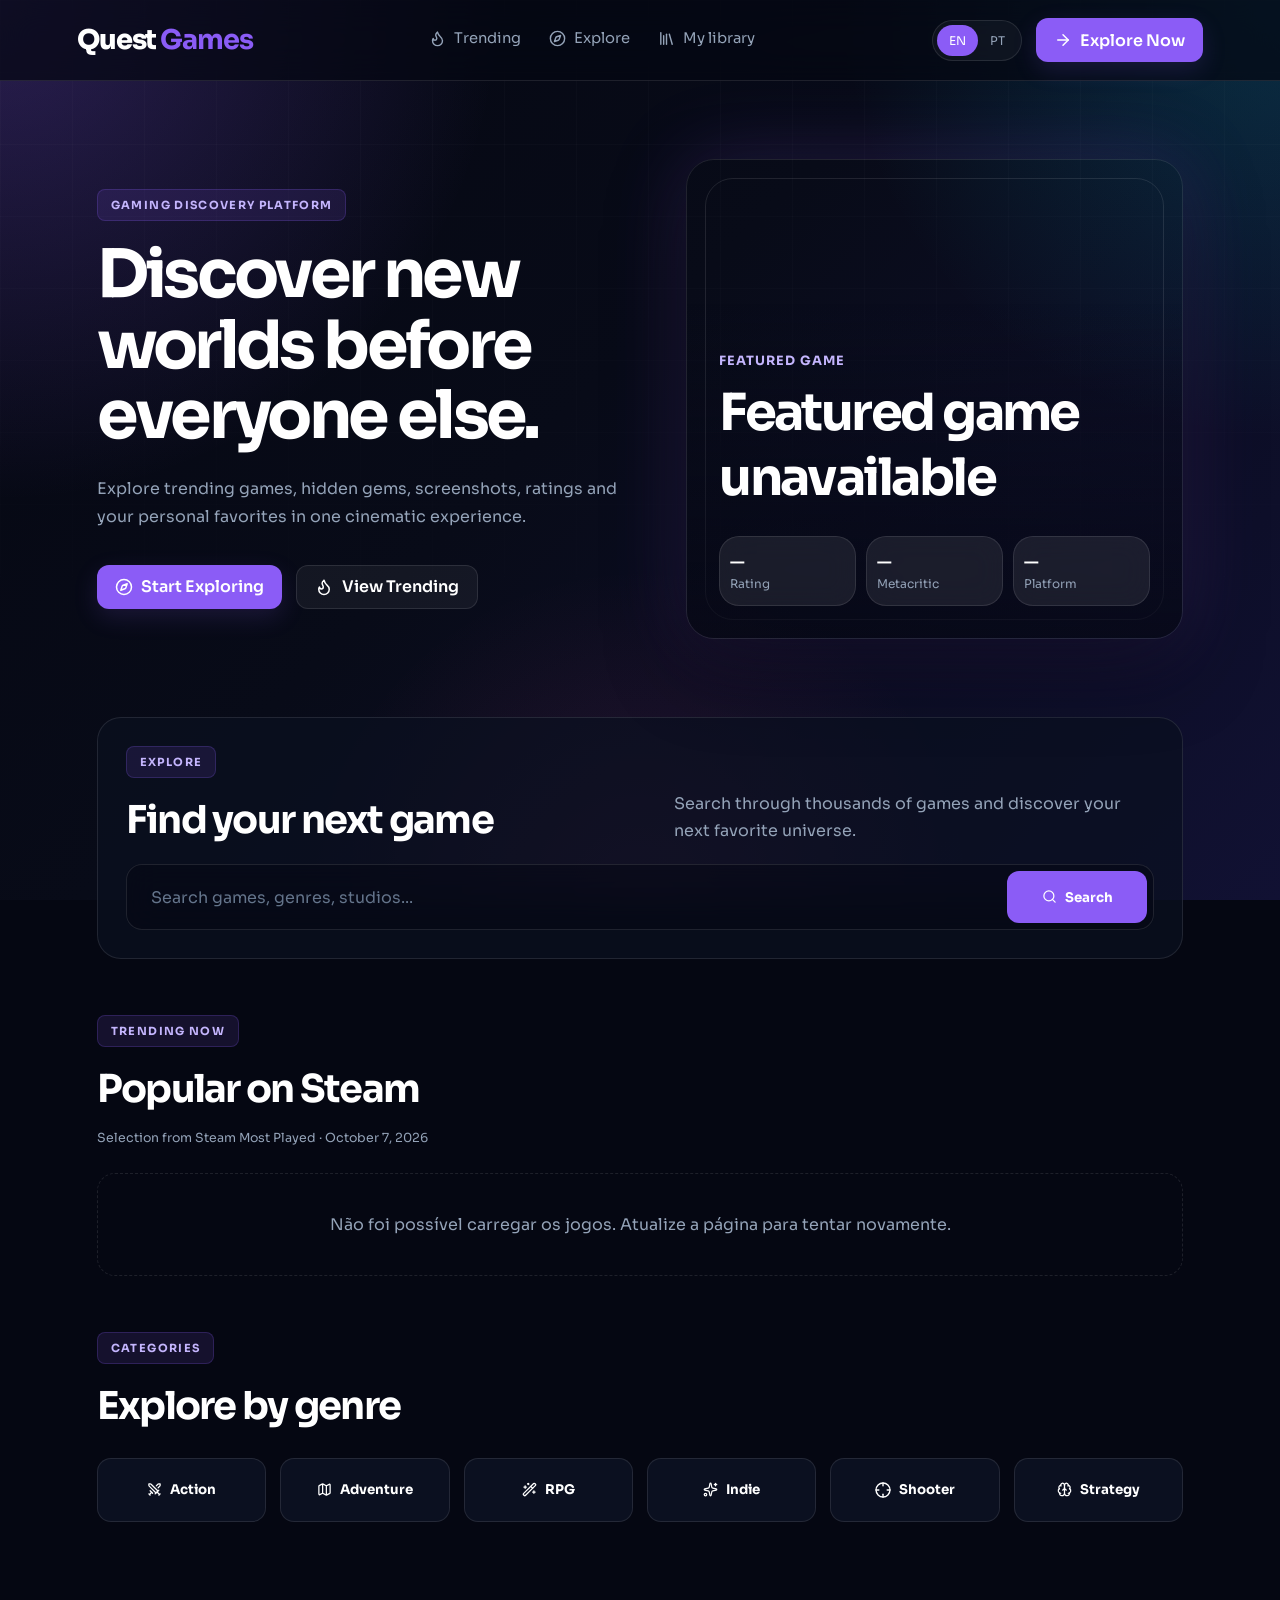
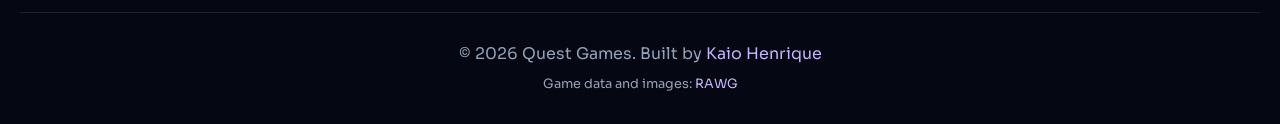
<file: index.html>
<!DOCTYPE html>
<html lang="en">
<head>
  <meta charset="UTF-8" />
  <meta name="viewport" content="width=device-width, initial-scale=1.0" />
  <title>Quest Games</title>
  <link rel="icon" type="image/icon" href="assets/fav.png">
  <link rel="stylesheet" href="./css/style.css" />
  <link rel="stylesheet" href="./css/responsive.css" />
</head>
<body>
  <div class="page-bg"></div>
<header class="header">
  <nav class="navbar">
    <a href="./index.html" class="logo">

        <div class="logo-text">
    <strong>Quest</strong>
    <span>Games</span>
  </div>
</a>
    <ul class="nav-links">
      <li><a href="#trending"><span class="icon" data-icon="flame" aria-hidden="true"></span><span data-i18n="nav.trending">Trending</span></a></li>
      <li><a href="#explore"><span class="icon" data-icon="compass" aria-hidden="true"></span><span data-i18n="nav.explore">Explore</span></a></li>
      <li><a href="./favorites.html"><span class="icon" data-icon="library" aria-hidden="true"></span><span data-i18n="nav.favorites">Favorites</span></a></li>
    </ul>
<div class="nav-right">
  <div class="language-switcher">
    <button data-lang="en">EN</button>
    <button data-lang="pt-BR">PT</button>
  </div>

  <a href="#explore" class="nav-button"><span class="icon" data-icon="arrow-right" aria-hidden="true"></span><span data-i18n="nav.button">Explore Now</span></a>
</div>

<button class="menu-button" id="menuButton" aria-label="Open menu"><span class="icon" data-icon="menu" aria-hidden="true"></span></button>
  </nav>
</header>
<div class="mobile-menu" id="mobileMenu">
  <button class="close-menu" id="closeMenu" aria-label="Close menu"><span class="icon" data-icon="x" aria-hidden="true"></span></button>
  <span data-i18n="mobile.menu">MENU</span>
  <div class="mobile-language-switcher">
    <button data-lang="en">EN</button>
    <button data-lang="pt-BR">PT</button>
  </div>
  <a href="#trending"><span class="icon" data-icon="flame" aria-hidden="true"></span><span data-i18n="nav.trending">Trending</span></a>
  <a href="#explore"><span class="icon" data-icon="compass" aria-hidden="true"></span><span data-i18n="nav.explore">Explore</span></a>
  <a href="./favorites.html"><span class="icon" data-icon="library" aria-hidden="true"></span><span data-i18n="nav.favorites">Favorites</span></a>
  <a href="#explore" class="mobile-menu-button"><span class="icon" data-icon="arrow-right" aria-hidden="true"></span><span data-i18n="nav.button">Explore Now</span></a>
</div>
  <main>
    <section class="hero">
      <div class="hero-content">
        <span
          class="eyebrow"
          data-i18n="hero.eyebrow"
        >
          Gaming Discovery Platform
        </span>
        <h1 data-i18n="hero.title">
          Discover new worlds before everyone else.
        </h1>
        <p data-i18n="hero.description">
          Explore trending games, hidden gems, screenshots,
          ratings and your personal favorites in one cinematic experience.
        </p>
        <div class="hero-actions">
          <a
            href="#explore"
            class="primary-button"

          ><span class="icon" data-icon="compass" aria-hidden="true"></span><span data-i18n="hero.primaryButton">Start Exploring</span></a>
          <a
            href="#trending"
            class="secondary-button"

          ><span class="icon" data-icon="flame" aria-hidden="true"></span><span data-i18n="hero.secondaryButton">View Trending</span></a>
        </div>
      </div>
      <div class="hero-card" id="featuredCard" aria-busy="true">
        <div class="hero-card-overlay"></div>
        <div class="hero-card-content">
          <span data-i18n="featured.label">
            Featured Game
          </span>
          <h2 id="featuredTitle" data-i18n="featured.loading">Loading featured game…</h2>
          <p id="featuredGenre" data-i18n="featured.wait">Fetching game information.</p>
<div class="hero-stats">
  <div>
    <strong id="featuredRating">—</strong>
    <span data-i18n="featured.rating">Rating</span>
  </div>
  <div>
    <strong id="featuredMetacritic">—</strong>
    <span>Metacritic</span>
  </div>
  <div>
    <strong id="featuredPlatform">—</strong>
    <span data-i18n="featured.platform">Platform</span>
  </div>
</div>
        </div>
      </div>
    </section>
    <section class="search-section" id="explore">
      <div class="section-header">
        <div>
          <span
            class="eyebrow"
            data-i18n="search.eyebrow"
          >
            Explore
          </span>
          <h2 data-i18n="search.title">
            Find your next game
          </h2>
        </div>
        <p data-i18n="search.description">
          Search through thousands of games and discover your next favorite universe.
        </p>
      </div>
      <form class="search-box" id="searchForm">
        <input
          type="text"
          id="searchInput"
          data-i18n-placeholder="search.placeholder"
          placeholder="Search games, genres, studios..."
        />
        <button
          type="submit"

        ><span class="icon" data-icon="search" aria-hidden="true"></span><span data-i18n="search.button">Search</span></button>
      </form>
    </section>
    <section class="games-section" id="trending">
      <div class="section-header">
        <div>
          <span
            class="eyebrow"
            data-i18n="trending.eyebrow"
          >
            Trending Now
          </span>
          <h2 data-i18n="trending.title">
            Popular on Steam
          </h2>
        </div>
      </div>
      <p class="trending-source"><a href="https://store.steampowered.com/charts/mostplayed" target="_blank" rel="noopener noreferrer" data-i18n="trending.source">Selection from Steam Most Played · October 7, 2026</a></p>
      <div class="games-grid" id="gamesGrid" aria-live="polite"></div>
    </section>
    <section class="categories-section">
      <div class="section-header">
        <div>
          <span
            class="eyebrow"
            data-i18n="categories.eyebrow"
          >
            Categories
          </span>
          <h2 data-i18n="categories.title">
            Explore by genre
          </h2>
        </div>
      </div>
      <div class="categories-grid">
<button class="category-card" data-genre="action"><span class="icon" data-icon="swords" aria-hidden="true"></span><span data-i18n="categories.action">Action</span></button>
<button class="category-card" data-genre="adventure"><span class="icon" data-icon="map" aria-hidden="true"></span><span data-i18n="categories.adventure">Adventure</span></button>
<button class="category-card" data-genre="role-playing-games-rpg"><span class="icon" data-icon="wand-sparkles" aria-hidden="true"></span><span data-i18n="categories.rpg">RPG</span></button>
<button class="category-card" data-genre="indie"><span class="icon" data-icon="sparkles" aria-hidden="true"></span><span data-i18n="categories.indie">Indie</span></button>
<button class="category-card" data-genre="shooter"><span class="icon" data-icon="crosshair" aria-hidden="true"></span><span data-i18n="categories.shooter">Shooter</span></button>
<button class="category-card" data-genre="strategy"><span class="icon" data-icon="brain" aria-hidden="true"></span><span data-i18n="categories.strategy">Strategy</span></button>
      </div>
    </section>
  </main>
<footer class="footer">
  <p>
    © 2026 Quest Games. Built by
    <a
      href="https://kaiohenrique.dev/"
      target="_blank"
      rel="noopener noreferrer"
      class="footer-link"
    >
      Kaio Henrique
    </a>
  </p>
<p class="data-credit"><span data-i18n="footer.credit">Game data and images:</span> <a href="https://rawg.io/" target="_blank" rel="noopener noreferrer">RAWG</a></p>
</footer>
      <div class="game-modal" id="gameModal" role="dialog" aria-modal="true" aria-labelledby="modalTitle">
  <div class="game-modal-content">
    <button class="close-modal" id="closeModal" aria-label="Close"><span class="icon" data-icon="x" aria-hidden="true"></span></button>
    <div class="modal-banner" id="modalBanner"></div>
    <div class="modal-info">
      <span id="modalGenre"></span>
      <h2 id="modalTitle"></h2>
      <p id="modalDescription"></p>
      <div class="library-actions">
        <label for="libraryStatus" data-i18n="library.status">Na minha biblioteca</label>
        <select id="libraryStatus">
          <option value="" data-i18n="library.none">Não salvo</option>
          <option value="want" data-i18n="library.want">Quero jogar</option>
          <option value="playing" data-i18n="library.playing">Jogando</option>
          <option value="played" data-i18n="library.played">Já joguei</option>
        </select>
        <a id="modalDetailsLink" class="secondary-button"><span class="icon" data-icon="external-link" aria-hidden="true"></span><span data-i18n="library.details">Ver detalhes completos</span></a>
        <p id="libraryFeedback" role="status" aria-live="polite"></p>
      </div>
      <div class="modal-meta">
        <span id="modalRating"></span>
        <span id="modalReleased"></span>
      </div>
    </div>
  </div>
  </div>
  <script src="./js/i18n.js"></script>
  <script src="./js/api.js"></script>
  <script src="./js/library.js"></script>
  <script src="./js/main.js"></script>
</body>
</html>
</file>
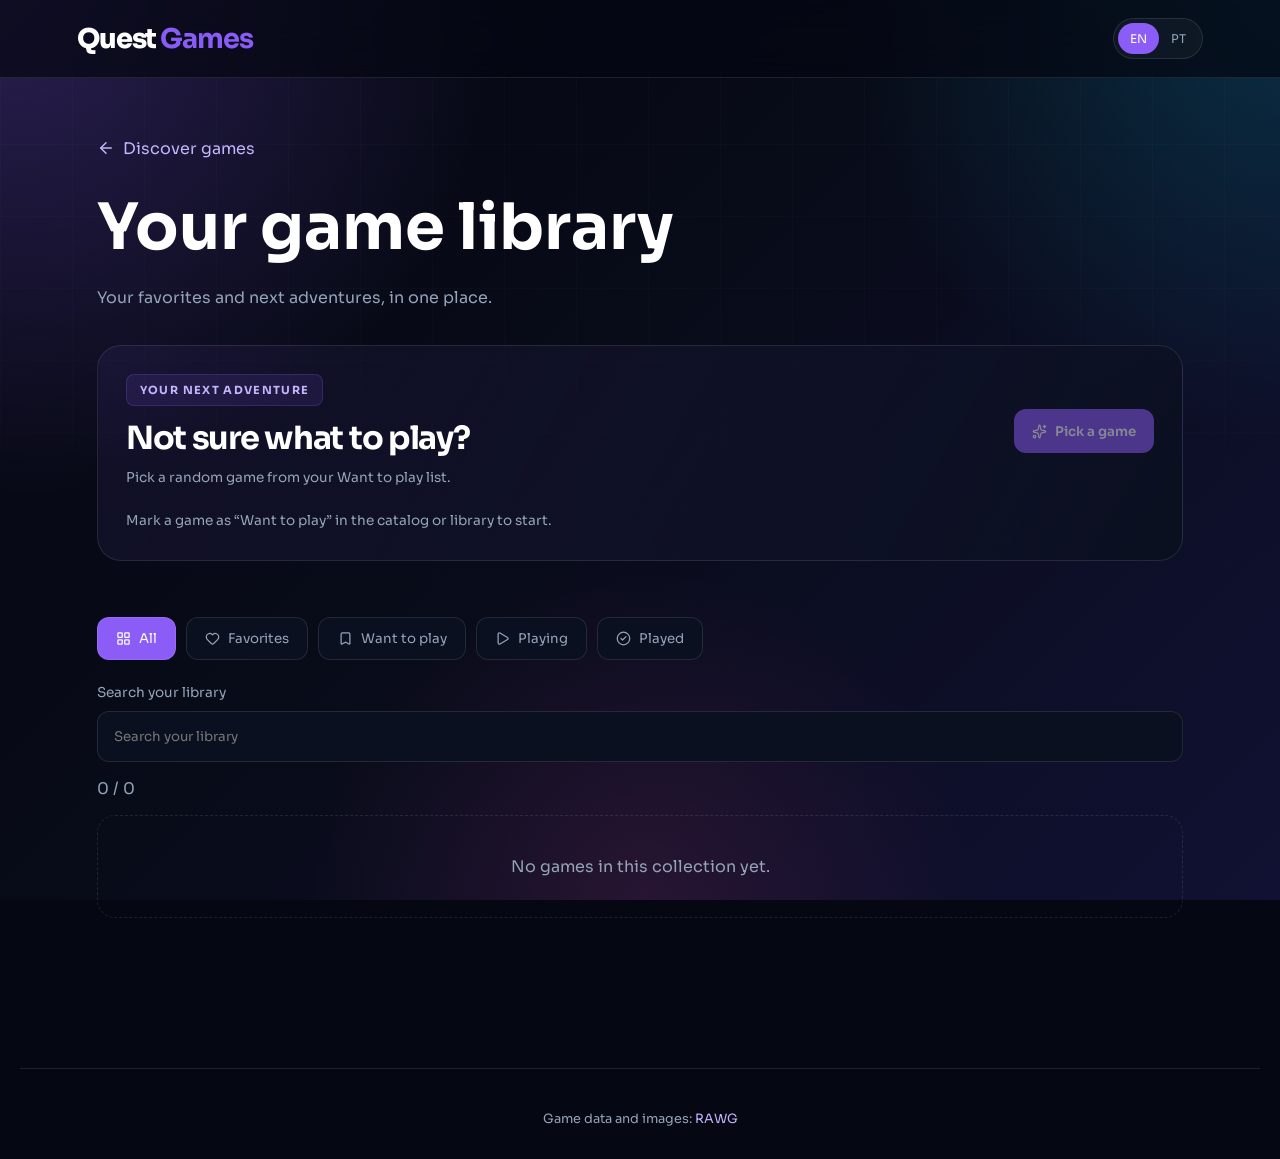
<file: favorites.html>
<!DOCTYPE html>
<html lang="en">
<head>
  <meta charset="UTF-8" />
  <meta name="viewport" content="width=device-width, initial-scale=1.0" />
  <title>Library • Quest Games</title>
  <link rel="icon" href="./assets/fav.png" />
  <link rel="stylesheet" href="./css/style.css" />
  <link rel="stylesheet" href="./css/responsive.css" />
</head>
<body>
  <div class="page-bg"></div>
  <header class="header">
    <nav class="navbar">
      <a href="./index.html" class="logo"><div class="logo-text"><strong>Quest</strong><span>Games</span></div></a>
      <div class="language-switcher"><button data-lang="en">EN</button><button data-lang="pt-BR">PT</button></div>
    </nav>
  </header>
  <main class="favorites-page">
    <section class="favorites-hero">
      <a href="./index.html" class="back-button"><span class="icon" data-icon="arrow-left" aria-hidden="true"></span><span data-i18n="library.home">Discover games</span></a>
      <h1 data-i18n="library.title">Your game library</h1>
      <p data-i18n="library.description">Your favorites and next adventures, in one place.</p>
    </section>
    <section class="game-picker" aria-labelledby="pickerTitle">
      <div class="picker-intro">
        <span class="eyebrow" data-i18n="picker.eyebrow">Your next adventure</span>
        <h2 id="pickerTitle" data-i18n="picker.title">Not sure what to play?</h2>
        <p data-i18n="picker.description">Pick a random game from your Want to play list.</p>
      </div>
      <button id="pickGame" class="primary-button" type="button">
        <span class="icon" data-icon="sparkles" aria-hidden="true"></span>
        <span id="pickGameLabel" data-i18n="picker.button">Pick a game</span>
      </button>
      <p id="pickerNotice" class="picker-notice" role="status" aria-live="polite"></p>
      <article id="pickerResult" class="picker-result" hidden>
        <img id="pickerImage" alt="" loading="lazy" />
        <div class="picker-result-info">
          <span class="eyebrow" data-i18n="picker.result">Your next game</span>
          <h3 id="pickerGameTitle"></h3>
          <p id="pickerGameMeta"></p>
          <a id="pickerDetails" class="secondary-button">
            <span class="icon" data-icon="external-link" aria-hidden="true"></span>
            <span data-i18n="picker.details">View game details</span>
          </a>
        </div>
      </article>
    </section>
    <section class="games-section" aria-label="Library">
      <div class="library-tabs" role="group" aria-label="Collections">
        <button data-filter="all" aria-pressed="true"><span class="icon" data-icon="layout-grid" aria-hidden="true"></span><span data-i18n="library.all">All</span></button>
        <button data-filter="favorites" aria-pressed="false"><span class="icon" data-icon="heart" aria-hidden="true"></span><span data-i18n="library.favorites">Favorites</span></button>
        <button data-filter="want" aria-pressed="false"><span class="icon" data-icon="bookmark" aria-hidden="true"></span><span data-i18n="library.want">Want to play</span></button>
        <button data-filter="playing" aria-pressed="false"><span class="icon" data-icon="play" aria-hidden="true"></span><span data-i18n="library.playing">Playing</span></button>
        <button data-filter="played" aria-pressed="false"><span class="icon" data-icon="circle-check" aria-hidden="true"></span><span data-i18n="library.played">Played</span></button>
      </div>
      <label for="librarySearch" class="library-search-label" data-i18n="library.search">Search your library</label>
      <input id="librarySearch" type="search" class="library-search" data-i18n-placeholder="library.search" placeholder="Search your library" />
      <p id="libraryCount" class="library-count" role="status"></p>
      <div class="games-grid" id="favoritesGrid"></div>
    </section>
  </main>
  <footer class="footer"><p class="data-credit"><span data-i18n="footer.credit">Game data and images:</span> <a href="https://rawg.io/" target="_blank" rel="noopener noreferrer">RAWG</a></p></footer>
  <script src="./js/i18n.js"></script>
  <script src="./js/library.js"></script>
  <script src="./js/favorites.js"></script>
  <script src="./js/picker.js"></script>
</body>
</html>
</file>
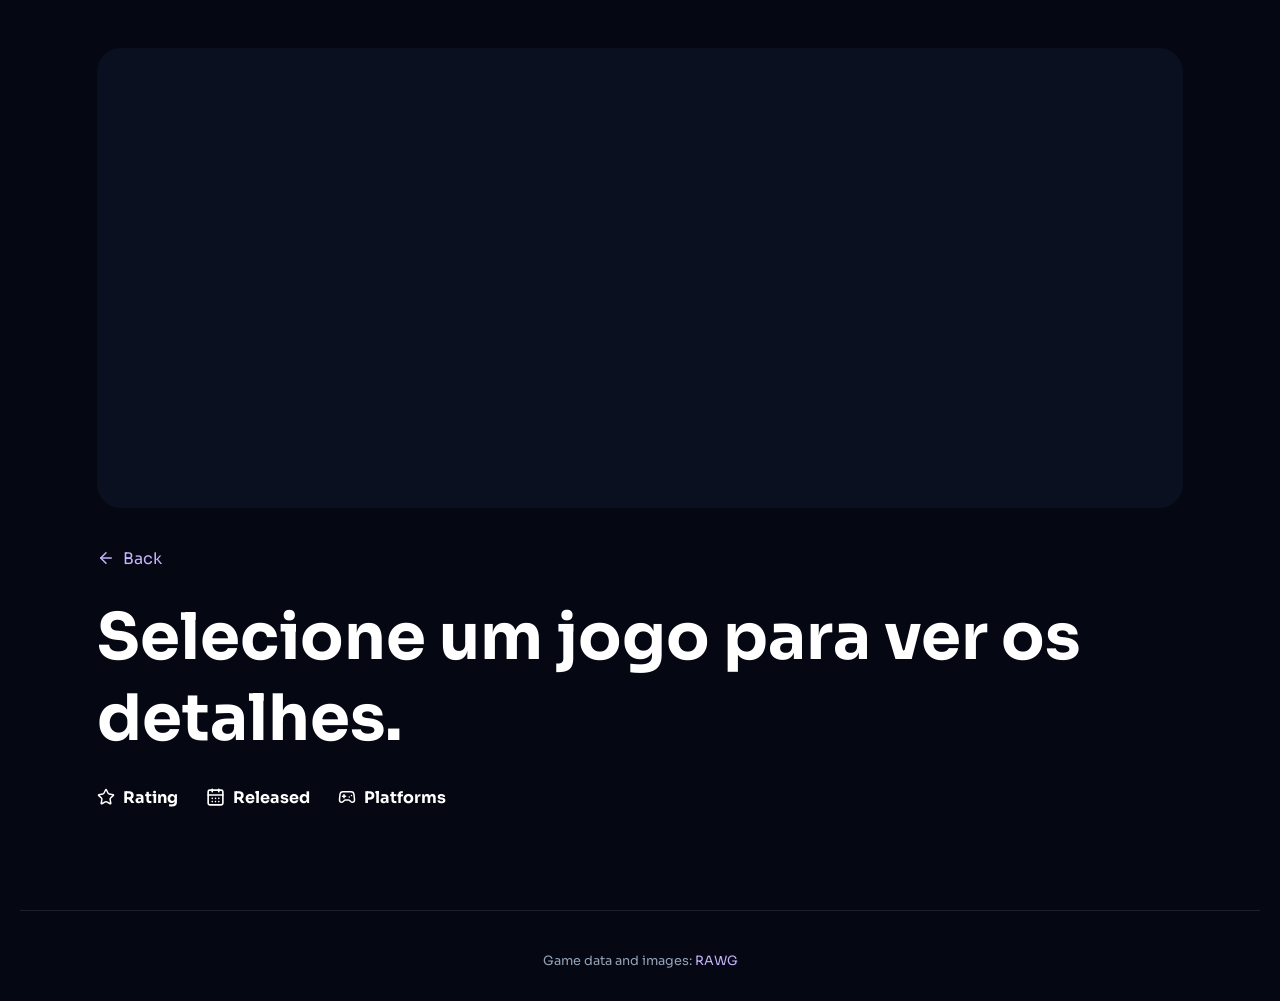
<file: game.html>
<!DOCTYPE html>
<html lang="en">
<head>
  <meta charset="UTF-8" />
  <meta name="viewport" content="width=device-width, initial-scale=1.0" />
  <title>Quest Games</title>
  <link rel="stylesheet" href="./css/style.css" />
  <link rel="stylesheet" href="./css/responsive.css" />
</head>
<body>
  <main class="game-details-page">
    <div class="game-banner" id="gameBanner"></div>
    <div class="game-details-container">
      <a href="./index.html" class="back-button">
        <span class="icon" data-icon="arrow-left" aria-hidden="true"></span> Back
      </a>
      <div class="game-info">
        <span id="gameGenre"></span>
        <h1 id="gameTitle"></h1>
        <p id="gameDescription"></p>
        <div class="game-meta">
          <div>
            <strong><span class="icon" data-icon="star" aria-hidden="true"></span> Rating</strong>
            <span id="gameRating"></span>
          </div>
          <div>
            <strong><span class="icon" data-icon="calendar-days" aria-hidden="true"></span> Released</strong>
            <span id="gameReleased"></span>
          </div>
          <div>
            <strong><span class="icon" data-icon="gamepad-2" aria-hidden="true"></span> Platforms</strong>
            <span id="gamePlatforms"></span>
          </div>
        </div>
      </div>
    </div>
  </main>
  <footer class="footer"><p class="data-credit"><span data-i18n="footer.credit">Game data and images:</span> <a href="https://rawg.io/" target="_blank" rel="noopener noreferrer">RAWG</a></p></footer>
  <script src="./js/api.js"></script>
  <script src="./js/game.js"></script>
</body>
</html>
</file>
<file: css/style.css>
@import url("https://fonts.googleapis.com/css2?family=Sora:wght@400;500;600;700;800&display=swap");

/* ============================= */
/* ROOT / VARIÁVEIS */
/* ============================= */
:root {
  --bg: #050712;
  --bg-soft: #0b1020;
  --card: rgba(255, 255, 255, 0.06);
  --card-strong: rgba(255, 255, 255, 0.1);
  --text: #ffffff;
  --muted: #94a3b8;
  --border: rgba(255, 255, 255, 0.1);
  --primary: #8b5cf6;
  --secondary: #06b6d4;
  --pink: #ec4899;
  --radius: 24px;
  --transition: 0.3s ease;
}

/* ============================= */
/* RESET / BASE */
/* ============================= */
* {
  margin: 0;
  padding: 0;
  box-sizing: border-box;
}

html {
  scroll-behavior: smooth;
}

body {
  min-height: 100vh;
  font-family: "Sora", sans-serif;
  background: var(--bg);
  color: var(--text);
  overflow-x: hidden;
}

a {
  color: inherit;
  text-decoration: none;
}

button,
input {
  font-family: inherit;
}

button {
  cursor: pointer;
  border: none;
}

/* ============================= */
/* BACKGROUND DA PÁGINA */
/* ============================= */
.page-bg {
  position: fixed;
  inset: 0;
  z-index: -1;
  background:
    radial-gradient(circle at top left, rgba(139, 92, 246, 0.28), transparent 32%),
    radial-gradient(circle at top right, rgba(6, 182, 212, 0.2), transparent 28%),
    radial-gradient(circle at bottom, rgba(236, 72, 153, 0.12), transparent 30%),
    linear-gradient(135deg, #050712 0%, #080b18 45%, #111133 100%);
}

.page-bg::before {
  content: "";
  position: absolute;
  inset: 0;
  background-image:
    linear-gradient(rgba(255, 255, 255, 0.025) 1px, transparent 1px),
    linear-gradient(90deg, rgba(255, 255, 255, 0.025) 1px, transparent 1px);
  background-size: 72px 72px;
  mask-image: linear-gradient(to bottom, black, transparent 85%);
}

/* ============================= */
/* HEADER */
/* ============================= */
.header {
  position: sticky;
  top: 0;
  z-index: 20;
  padding: 18px 6%;
  backdrop-filter: blur(18px);
  background: rgba(5, 7, 18, 0.72);
  border-bottom: 1px solid var(--border);
}

.navbar {
  max-width: 1240px;
  margin: 0 auto;
  padding: 0 6%;
  display: flex;
  align-items: center;
  justify-content: space-between;
  gap: 32px;
}

/* ============================= */
/* LOGO */
/* ============================= */
.logo {
  display: flex;
  align-items: center;
  gap: 12px;
}

.logo img {
  width: 38px;
  height: 38px;
  object-fit: contain;
  display: block;
}

.logo-text {
  display: flex;
  align-items: baseline;
  gap: 4px;
  font-size: 1.70rem;
  letter-spacing: -0.04em;
}

.logo-text strong {
  color: #ffffff;
  font-weight: 800;
}

.logo-text span {
  color: rgb(138, 92, 246);
  font-weight: 700;
}

/* ============================= */
/* NAV LINKS */
/* ============================= */
.nav-links {
  list-style: none;
  display: flex;
  align-items: center;
  gap: 28px;
  color: var(--muted);
  font-size: 0.92rem;
}

.nav-links a {
  transition: var(--transition);
}

.nav-links a:hover {
  color: var(--text);
}

.nav-right {
  display: flex;
  align-items: center;
  gap: 14px;
}

/* ============================= */
/* LANGUAGE SWITCHER */
/* ============================= */
.language-switcher {
  display: flex;
  padding: 4px;
  border: 1px solid var(--border);
  border-radius: 999px;
  background: rgba(255, 255, 255, 0.04);
}

.language-switcher button {
  padding: 8px 12px;
  border-radius: 999px;
  background: transparent;
  color: var(--muted);
  font-size: 0.75rem;
  transition: var(--transition);
}

.language-switcher button:hover {
  color: var(--text);
  background: rgba(255, 255, 255, 0.08);
}

/* ============================= */
/* BOTÕES */
/* ============================= */
.nav-button,
.primary-button,
.secondary-button {
  display: inline-flex;
  align-items: center;
  justify-content: center;
  min-height: 44px;
  padding: 0 18px;
  border-radius: 999px;
  font-weight: 600;
  transition: var(--transition);
}

.nav-button,
.primary-button {
  background: linear-gradient(135deg, var(--primary), var(--secondary));
  color: white;
  box-shadow: 0 0 28px rgba(139, 92, 246, 0.32);
}

.nav-button:hover,
.primary-button:hover {
  transform: translateY(-2px);
  box-shadow: 0 0 38px rgba(139, 92, 246, 0.5);
}

.secondary-button {
  color: var(--text);
  border: 1px solid var(--border);
  background: rgba(255, 255, 255, 0.05);
}

.secondary-button:hover {
  background: rgba(255, 255, 255, 0.1);
  transform: translateY(-2px);
}

/* ============================= */
/* LAYOUT PRINCIPAL */
/* ============================= */
main {
  max-width: 1240px;
  margin: 0 auto;
  padding: 70px 6% 0;
}

/* ============================= */
/* HERO */
/* ============================= */
.hero {
  min-height: 620px;
  display: grid;
  grid-template-columns: 1.05fr 0.95fr;
  align-items: center;
  gap: 56px;
}

.eyebrow {
  display: inline-flex;
  margin-bottom: 18px;
  padding: 8px 13px;
  border-radius: 999px;
  color: #c4b5fd;
  font-size: 0.78rem;
  font-weight: 700;
  letter-spacing: 0.08em;
  text-transform: uppercase;
  background: rgba(139, 92, 246, 0.12);
  border: 1px solid rgba(139, 92, 246, 0.22);
}

.hero h1 {
  max-width: 760px;
  font-size: clamp(3rem, 7vw, 6.4rem);
  line-height: 0.95;
  letter-spacing: -0.08em;
  margin-bottom: 24px;
}

.hero p {
  max-width: 620px;
  color: var(--muted);
  font-size: 1.05rem;
  line-height: 1.8;
}

.hero-actions {
  margin-top: 34px;
  display: flex;
  align-items: center;
  gap: 14px;
  flex-wrap: wrap;
}

/* ============================= */
/* HERO CARD */
/* ============================= */
.hero-card {
  position: relative;
  min-height: 520px;
  border-radius: 36px;
  overflow: hidden;
  background-size: cover;
  background-position: center;
  border: 1px solid var(--border);
  box-shadow:
    0 30px 80px rgba(0, 0, 0, 0.45),
    0 0 80px rgba(139, 92, 246, 0.22);
  transition: background-image 0.8s ease, transform 0.3s ease;
}

.hero-card::before {
  content: "";
  position: absolute;
  inset: 18px;
  border-radius: 28px;
  border: 1px solid rgba(255, 255, 255, 0.1);
  pointer-events: none;
}

.hero-card-overlay {
  position: absolute;
  inset: 0;
  background:
    radial-gradient(circle at top right, rgba(139, 92, 246, 0.5), transparent 38%),
    radial-gradient(circle at bottom left, rgba(6, 182, 212, 0.35), transparent 35%);
}

.hero-card-content {
  position: absolute;
  left: 32px;
  right: 32px;
  bottom: 32px;
}

.hero-card-content > span {
  color: #c4b5fd;
  font-size: 0.8rem;
  font-weight: 700;
  text-transform: uppercase;
  letter-spacing: 0.08em;
}

.hero-card-content h2 {
  margin-top: 10px;
  font-size: clamp(2rem, 4vw, 3.2rem);
  letter-spacing: -0.05em;
}

.hero-card-content p {
  margin-top: 10px;
  color: #cbd5e1;
}

/* ============================= */
/* HERO STATS */
/* ============================= */
.hero-stats {
  margin-top: 26px;
  display: grid;
  grid-template-columns: repeat(3, minmax(0, 1fr));
  gap: 10px;
}

.hero-stats div {
  padding: 14px 10px;
  border-radius: 20px;
  background: rgba(255, 255, 255, 0.08);
  backdrop-filter: blur(14px);
  border: 1px solid rgba(255, 255, 255, 0.1);
  min-width: 0;
}

.hero-stats strong {
  display: block;
  font-size: 1.2rem;
}

.hero-stats span {
  margin-top: 4px;
  display: block;
  color: var(--muted);
  font-size: 0.75rem;
  word-break: break-word;
}

/* ============================= */
/* SEÇÕES */
/* ============================= */
.search-section,
.games-section,
.categories-section {
  padding: 80px 0 0;
}

.section-header {
  margin-bottom: 28px;
  display: flex;
  align-items: end;
  justify-content: space-between;
  gap: 24px;
}

.section-header h2 {
  font-size: clamp(2rem, 4vw, 3.4rem);
  letter-spacing: -0.06em;
}

.section-header p {
  max-width: 480px;
  color: var(--muted);
  line-height: 1.7;
}

.section-link {
  color: #c4b5fd;
  font-weight: 700;
}

/* ============================= */
/* SEARCH BOX */
/* ============================= */
.search-box {
  display: flex;
  gap: 12px;
  padding: 12px;
  border-radius: 24px;
  background: rgba(255, 255, 255, 0.06);
  border: 1px solid var(--border);
  backdrop-filter: blur(16px);
}

.search-box input {
  flex: 1;
  min-height: 58px;
  padding: 0 18px;
  border: none;
  outline: none;
  border-radius: 18px;
  background: rgba(255, 255, 255, 0.06);
  color: var(--text);
  font-size: 1rem;
}

.search-box input::placeholder {
  color: #64748b;
}

.search-box button {
  min-width: 140px;
  border-radius: 18px;
  color: white;
  font-weight: 700;
  background: linear-gradient(135deg, var(--primary), var(--secondary));
  transition: var(--transition);
}

.search-box button:hover {
  transform: translateY(-2px);
  box-shadow: 0 0 30px rgba(139, 92, 246, 0.45);
}

/* ============================= */
/* GAMES GRID */
/* ============================= */
.games-grid {
  display: grid;
  grid-template-columns: repeat(4, 1fr);
  gap: 22px;
}

/* ============================= */
/* GAME CARD */
/* ============================= */
.game-card {
  position: relative;
  min-height: 330px;
  padding: 18px;
  display: flex;
  align-items: end;
  overflow: hidden;
  border-radius: var(--radius);
  background: var(--card);
  border: 1px solid var(--border);
  transition: var(--transition);
  cursor: pointer;
}

.game-card:hover {
  transform: translateY(-8px);
  border-color: rgba(139, 92, 246, 0.4);
  box-shadow: 0 24px 60px rgba(0, 0, 0, 0.35);
}

.game-card::before {
  content: "";
  position: absolute;
  inset: 0;
  background:
    linear-gradient(to top, rgba(5, 7, 18, 0.95), rgba(5, 7, 18, 0.08)),
    var(--game-image);
  background-size: cover;
  background-position: center;
  transition: var(--transition);
}

.game-card:hover::before {
  transform: scale(1.06);
}

.game-card-content {
  position: relative;
  z-index: 1;
}

.game-card-content span {
  color: #c4b5fd;
  font-size: 0.75rem;
  font-weight: 700;
}

.game-card-content h3 {
  margin-top: 8px;
  font-size: 1.25rem;
}

.game-card-content p {
  margin-top: 6px;
  color: var(--muted);
  font-size: 0.85rem;
}

/* ============================= */
/* FAVORITOS */
/* ============================= */
.favorite-button {
  position: absolute;
  top: 14px;
  right: 14px;
  z-index: 3;
  width: 38px;
  height: 38px;
  border-radius: 50%;
  border: 1px solid rgba(255, 255, 255, 0.14);
  background: rgba(0, 0, 0, 0.45);
  color: white;
  font-size: 1.1rem;
  cursor: pointer;
  backdrop-filter: blur(10px);
  transition: 0.25s ease;
}

.favorite-button:hover {
  transform: scale(1.1);
  background: rgba(139, 92, 246, 0.35);
}

/* ============================= */
/* CATEGORIAS */
/* ============================= */
.categories-grid {
  display: grid;
  grid-template-columns: repeat(6, 1fr);
  gap: 14px;
}

.category-card {
  min-height: 92px;
  border-radius: 22px;
  color: var(--text);
  font-weight: 700;
  background:
    linear-gradient(135deg, rgba(139, 92, 246, 0.14), rgba(6, 182, 212, 0.08));
  border: 1px solid var(--border);
  transition: var(--transition);
}

.category-card:hover {
  transform: translateY(-5px);
  border-color: rgba(139, 92, 246, 0.45);
  box-shadow: 0 18px 42px rgba(139, 92, 246, 0.16);
}

/* ============================= */
/* MODAL DO GAME */
/* ============================= */
.game-modal {
  position: fixed;
  inset: 0;
  background: rgba(0, 0, 0, 0.7);
  backdrop-filter: blur(12px);
  display: none;
  align-items: center;
  justify-content: center;
  z-index: 999;
}

.game-modal.active {
  display: flex;
}

.game-modal-content {
  width: 900px;
  max-width: 90%;
  background: #0b1020;
  border: 1px solid rgba(255, 255, 255, 0.08);
  border-radius: 24px;
  overflow: hidden;
}

.modal-banner {
  height: 320px;
  background-size: cover;
  background-position: center;
}

.modal-info {
  padding: 28px;
}

.close-modal {
  position: absolute;
  top: 30px;
  right: 30px;
  width: 42px;
  height: 42px;
  border: none;
  border-radius: 50%;
  background: rgba(255, 255, 255, 0.08);
  color: white;
  cursor: pointer;
}

/* ============================= */
/* MENU MOBILE */
/* ============================= */
.menu-button {
  display: none;
  width: 44px;
  height: 44px;
  border-radius: 50%;
  background: rgba(255, 255, 255, 0.06);
  color: white;
  font-size: 1.4rem;
}

.mobile-menu {
  position: fixed;
  inset: 0 0 0 auto;
  width: min(320px, calc(100vw - 24px));
  max-width: 100%;
  height: 100dvh;
  padding: max(20px, env(safe-area-inset-top)) 20px max(20px, env(safe-area-inset-bottom));
  background: rgba(11, 16, 32, 0.98);
  backdrop-filter: blur(18px);
  border-left: 1px solid var(--border);
  box-shadow: -20px 0 60px rgba(0, 0, 0, .3);
  display: flex;
  flex-direction: column;
  gap: 10px;
  overflow-y: auto;
  visibility: hidden;
  transform: translateX(100%);
  transition: transform .25s ease, visibility .25s;
  z-index: 999;
}

.mobile-menu.active {
  visibility: visible;
  transform: translateX(0);
}

.mobile-menu > span {
  color: #a78bfa;
  font-size: 0.75rem;
  font-weight: 800;
  letter-spacing: 0.2em;
}

.mobile-menu a {
  min-height: 48px;
  padding: 12px;
  border-radius: 12px;
  font-size: 1rem;
  line-height: 1.4;
  font-weight: 600;
  transition: background .2s ease;
}
.mobile-menu > a:hover { background: rgba(139, 92, 246, .12); }
.mobile-menu > span { margin: 8px 12px 2px; }
.mobile-menu > a span[data-i18n] { min-width: 0; }
.mobile-menu .icon { color: #a78bfa; }

.close-menu {
  align-self: flex-end;
  width: 44px;
  height: 44px;
  border-radius: 50%;
  background: rgba(255, 255, 255, 0.08);
  color: white;
  font-size: 1.2rem;
}

.mobile-menu a.mobile-menu-button {
  margin-top: auto;
  flex-shrink: 0;
  min-height: 48px;
  justify-content: center;
  padding: 14px 16px;
  border-radius: 12px;
  font-size: .9rem;
  text-align: center;
  background: var(--primary);
}
.mobile-menu a.mobile-menu-button:hover { background: #7c3aed; }
.mobile-menu a.mobile-menu-button .icon { color: white; }

/* ============================= */
/* FOOTER */
/* ============================= */
.footer {
  max-width: 1240px;
  margin: 90px auto 0;
  padding: 30px 6%;
  color: var(--muted);
  border-top: 1px solid var(--border);
  text-align: center;
}

/* ============================= */
/* AUTOFILL INPUT */
/* ============================= */
input:-webkit-autofill,
input:-webkit-autofill:hover,
input:-webkit-autofill:focus {
  -webkit-box-shadow: 0 0 0px 1000px rgba(142, 39, 245, 0.055) inset;
  -webkit-text-fill-color: white;
  border: 1px solid var(--border);
  transition: background-color 5000s ease-in-out 0s;
}

.mobile-language-switcher {
  display: flex;
  gap: 6px;
  margin: 8px 0 14px;
  padding: 4px;
  border: 1px solid var(--border);
  border-radius: 12px;
  background: rgba(255, 255, 255, .03);
}

.mobile-language-switcher button {
  flex: 1;
  min-height: 40px;
  padding: 8px 12px;
  border-radius: 8px;
  background: transparent;
  color: var(--muted);
  font-size: .75rem;
  font-weight: 600;
}

/* Keyboard navigation and detail pages */
:focus-visible { outline: 3px solid var(--secondary); outline-offset: 5px; }
.language-switcher button.active, .mobile-language-switcher button.active { background: var(--primary); color: white; }
.game-modal-content { position: relative; max-height: 90dvh; overflow-y: auto; }
.close-modal { top: 16px; right: 16px; z-index: 2; background: #0b1020; }
.modal-info p { margin-top: 16px; line-height: 1.8; color: var(--muted); }
.modal-meta { display: flex; flex-wrap: wrap; gap: 20px; margin-top: 20px; }
.game-banner { height: clamp(220px, 40vw, 460px); background: var(--bg-soft) center / cover; border-radius: var(--radius); margin-bottom: 28px; }
.game-info h1, .favorites-hero h1 { font-size: clamp(2rem, 5vw, 4rem); margin: 16px 0; }
.game-info p, .favorites-hero p { color: var(--muted); line-height: 1.8; }
.game-meta { display: flex; flex-wrap: wrap; gap: 28px; margin: 28px 0; }
.game-meta span { display: block; margin-top: 8px; color: var(--muted); }
.back-button { display: inline-block; padding: 12px 0; color: #c4b5fd; }
@media (prefers-reduced-motion: reduce) {
  html { scroll-behavior: auto; }
  *, *::before, *::after { transition: none !important; animation: none !important; }
}

.library-actions { display: flex; flex-wrap: wrap; align-items: center; gap: 12px; margin-top: 24px; }
.library-actions p { flex-basis: 100%; margin: 0; font-size: .85rem; }
.library-actions select, .library-card-select { padding: 12px; border: 1px solid var(--border); border-radius: 10px; background: #151b30; color: var(--text); font: inherit; max-width: 100%; }
.library-tabs { display: flex; gap: 10px; flex-wrap: wrap; margin-bottom: 24px; }
.library-tabs button { padding: 12px 18px; border-radius: 12px; border: 1px solid var(--border); color: var(--muted); background: var(--bg-soft); }
.library-tabs button[aria-pressed="true"] { color: white; background: var(--primary); }
.library-search-label { display: block; margin-bottom: 10px; color: var(--muted); font-size: .85rem; }
.library-search { width: 100%; border: 1px solid var(--border); border-radius: 12px; padding: 16px; background: var(--bg-soft); color: white; }
.library-count { color: var(--muted); margin: 16px 0; }
.library-card-select { display: block; width: 100%; margin-top: 14px; font-size: .8rem; }
.library-remove { background: transparent; color: #fda4af; padding: 12px 0 0; }
.favorites-page .game-card-content { width: 100%; }
.favorites-page .game-card { cursor: default; }
.favorites-page .game-card h3 a:hover { text-decoration: underline; }
.favorites-page { padding-bottom: 60px; }

/* Locally hosted Lucide icons; license: assets/icons/LICENSE */
.icon { display: inline-block; width: 1.15em; height: 1.15em; flex-shrink: 0; vertical-align: -.18em; background-color: currentColor; mask: var(--icon-url) center / contain no-repeat; -webkit-mask: var(--icon-url) center / contain no-repeat; }
.icon[data-icon="arrow-left"] { --icon-url: url("../assets/icons/arrow-left.svg"); }
.icon[data-icon="arrow-right"] { --icon-url: url("../assets/icons/arrow-right.svg"); }
.icon[data-icon="bookmark"] { --icon-url: url("../assets/icons/bookmark.svg"); }
.icon[data-icon="brain"] { --icon-url: url("../assets/icons/brain.svg"); }
.icon[data-icon="calendar-days"] { --icon-url: url("../assets/icons/calendar-days.svg"); }
.icon[data-icon="circle-check"] { --icon-url: url("../assets/icons/circle-check.svg"); }
.icon[data-icon="compass"] { --icon-url: url("../assets/icons/compass.svg"); }
.icon[data-icon="crosshair"] { --icon-url: url("../assets/icons/crosshair.svg"); }
.icon[data-icon="external-link"] { --icon-url: url("../assets/icons/external-link.svg"); }
.icon[data-icon="flame"] { --icon-url: url("../assets/icons/flame.svg"); }
.icon[data-icon="gamepad-2"] { --icon-url: url("../assets/icons/gamepad-2.svg"); }
.icon[data-icon="heart"] { --icon-url: url("../assets/icons/heart.svg"); }
.icon[data-icon="layout-grid"] { --icon-url: url("../assets/icons/layout-grid.svg"); }
.icon[data-icon="library"] { --icon-url: url("../assets/icons/library.svg"); }
.icon[data-icon="map"] { --icon-url: url("../assets/icons/map.svg"); }
.icon[data-icon="menu"] { --icon-url: url("../assets/icons/menu.svg"); }
.icon[data-icon="play"] { --icon-url: url("../assets/icons/play.svg"); }
.icon[data-icon="search"] { --icon-url: url("../assets/icons/search.svg"); }
.icon[data-icon="sparkles"] { --icon-url: url("../assets/icons/sparkles.svg"); }
.icon[data-icon="star"] { --icon-url: url("../assets/icons/star.svg"); }
.icon[data-icon="swords"] { --icon-url: url("../assets/icons/swords.svg"); }
.icon[data-icon="trash"] { --icon-url: url("../assets/icons/trash.svg"); }
.icon[data-icon="wand-sparkles"] { --icon-url: url("../assets/icons/wand-sparkles.svg"); }
.icon[data-icon="x"] { --icon-url: url("../assets/icons/x.svg"); }
.nav-links a, .nav-button, .primary-button, .secondary-button, .search-box button, .category-card, .library-tabs button, .library-remove, .back-button { display: inline-flex; align-items: center; justify-content: center; gap: 8px; }
.category-card { width: 100%; }
.mobile-menu > a { display: flex; align-items: center; gap: 12px; }
.mobile-menu > a .icon { width: 20px; height: 20px; }
.mobile-menu > a span[data-i18n] { color: inherit; font-size: inherit; font-weight: inherit; letter-spacing: inherit; }
.favorite-button, .close-modal, .close-menu { display: grid; place-items: center; }
.favorite-button.is-favorite { color: #fda4af; }
.favorite-button.is-favorite .icon { background-color: #fda4af; }
.game-card-content p .icon { color: #facc15; }
.modal-meta > span { display: inline-flex; align-items: center; gap: 8px; }
.game-meta strong { display: inline-flex; align-items: center; gap: 8px; }

.trending-source { color: var(--muted); font-size: .78rem; line-height: 1.6; margin: -12px 0 24px; }
.trending-source a:hover { color: var(--text); text-decoration: underline; }

/* Pick the next game from the backlog */
.game-picker { display: flex; flex-wrap: wrap; align-items: center; gap: 20px; margin-top: 32px; padding: 28px; border: 1px solid var(--border); border-radius: 24px; background: linear-gradient(120deg, #8b5cf614, #0b1020); }
.picker-intro { flex: 1 1 240px; }
.picker-intro .eyebrow { margin-bottom: 12px; }
.picker-intro h2 { font-size: clamp(1.4rem, 3vw, 2rem); letter-spacing: -.04em; }
.picker-intro p, .picker-notice, .picker-result-info p { color: var(--muted); line-height: 1.7; font-size: .85rem; margin-top: 8px; }
.game-picker > button { gap: 8px; flex-shrink: 0; }
.picker-notice { flex-basis: 100%; margin: 0; }
.picker-result { display: grid; grid-template-columns: minmax(0, 1fr) minmax(0, 1.4fr); width: 100%; overflow: hidden; border: 1px solid var(--border); border-radius: 16px; background: var(--bg); }
.picker-result[hidden], .picker-result img[hidden] { display: none; }
.picker-result img { width: 100%; height: 100%; min-height: 220px; object-fit: cover; }
.picker-result-info { padding: 24px; grid-column: -2 / -1; }
.picker-result-info h3 { font-size: 1.5rem; overflow-wrap: anywhere; }
.picker-result-info .secondary-button { margin-top: 18px; font-size: .85rem; }
@media (max-width: 600px) {
  .game-picker { padding: 20px; gap: 16px; }
  .game-picker > button { width: 100%; }
  .picker-result { grid-template-columns: 1fr; }
  .picker-result img { min-height: 0; height: 180px; }
  .picker-result-info { padding: 20px; grid-column: 1; }
}
.picker-result:has(> img[hidden]) { grid-template-columns: 1fr; }
.picker-result:has(> img[hidden]) .picker-result-info { grid-column: 1; }

.game-picker > button:disabled { opacity: .5; cursor: not-allowed; transform: none; box-shadow: none; }

/* Final layout polish */
.game-card-content { width: 100%; min-width: 0; }
.game-card-content > h3 { min-height: 2.7em; line-height: 1.35; display: -webkit-box; -webkit-box-orient: vertical; -webkit-line-clamp: 2; overflow: hidden; overflow-wrap: anywhere; }
.game-card-content > p { line-height: 1.5; }
.game-card-content > span { display: block; line-height: 1.5; }
.hero-card[aria-busy="true"] { background-image: linear-gradient(145deg, #151b30, #0b1020); }
.data-credit { margin-top: 10px; font-size: .8rem; line-height: 1.6; }
.data-credit a, .footer-link { color: #c4b5fd; }
.data-credit a:hover, .footer-link:hover { text-decoration: underline; }
.game-meta strong .icon { margin-top: 0; color: inherit; }
</file>
<file: css/responsive.css>
@media (max-width: 1024px) {
  .navbar {
    padding: 0 24px;
  }

  .hero {
    grid-template-columns: 1fr;
    gap: 48px;
    padding-top: 60px;
  }

  .hero h1 {
    font-size: clamp(4rem, 12vw, 7rem);
  }

  .hero-card {
    max-width: 620px;
    width: 100%;
    margin: 0 auto;
  }

  .games-grid {
    grid-template-columns: repeat(3, 1fr);
  }

  .categories-grid {
    grid-template-columns: repeat(3, 1fr);
  }
}

@media (max-width: 780px) {
  .nav-links,
  .nav-right {
    display: none;
  }

  .menu-button {
    display: grid;
    place-items: center;
  }
  .navbar {
    min-height: 5px;
  }
  .logo-text {
    font-size: 1.50rem;
  }
  main {
    padding: 40px 20px 0;
  }
  .hero {
    padding-top: 40px;
  }
  .hero h1 {
    font-size: clamp(3.4rem, 16vw, 5.2rem);
    line-height: 0.95;
  }
  .hero p {
    font-size: 0.95rem;
  }
  .hero-actions {
    flex-direction: column;
    align-items: stretch;
  }
  .primary-button,
  .secondary-button {
    width: 100%;
  }


  .search-box {
    flex-direction: column;
  }
  .search-box button {
    min-height: 54px;
  }
  .games-grid {
    grid-template-columns: repeat(2, 1fr);
  }
  .categories-grid {
    grid-template-columns: repeat(2, 1fr);
  }
  .section-header {
    align-items: flex-start;
    flex-direction: column;
  }
}
@media (max-width: 480px) {
  .language-switcher,
  .nav-button {
    display: none;
  }
  .hero h1 {
    font-size: 3.2rem;
  }

  .hero-card-content {
    left: 22px;
    right: 22px;
    bottom: 22px;
  }

  .games-grid,
  .categories-grid {
    grid-template-columns: 1fr;
  }
  .game-card {
    min-height: 360px;
  }
  .game-modal-content {
    max-width: 94%;
    max-height: 88vh;
    overflow-y: auto;
  }
  .modal-banner {
    height: 220px;
  }
  .modal-info {
    padding: 20px;
  }
  .modal-info h2 {
    font-size: 1.8rem;
  }
}

/* Refined discovery layout */
.navbar { padding: 0; }
main { padding-top: 48px; }
.hero { min-height: 540px; gap: 40px; }
.hero h1 { font-size: clamp(2.8rem, 5.2vw, 4.8rem); line-height: 1.06; letter-spacing: -.055em; }
.hero p { font-size: 1rem; line-height: 1.75; }
.hero-card { min-height: 480px; border-radius: 28px; }
.hero-card-overlay { background: linear-gradient(180deg, transparent 30%, rgba(5,7,18,.65)); }
.hero-stats strong { font-size: 1rem; overflow-wrap: anywhere; }
.eyebrow { border-radius: 8px; font-size: .7rem; letter-spacing: .12em; }
.nav-button, .primary-button { background: var(--primary); box-shadow: 0 8px 24px #8b5cf626; }
.nav-button, .primary-button, .secondary-button { border-radius: 12px; }
.section-header h2 { font-size: clamp(1.8rem, 3vw, 2.6rem); letter-spacing: -.045em; }
.search-section { margin-top: 48px; padding: 28px; border: 1px solid var(--border); border-radius: 24px; background: #0b1020b3; }
.search-section .section-header { margin-bottom: 20px; }
.search-box { padding: 6px; border-radius: 16px; background: #05071280; }
.search-box input { min-width: 0; min-height: 52px; background: transparent; }
.search-box button { border-radius: 12px; background: var(--primary); }
.games-section, .categories-section { padding-top: 56px; scroll-margin-top: 100px; }
.search-section { scroll-margin-top: 100px; }
.games-grid { gap: 18px; }
.game-card { min-height: 290px; border-radius: 18px; }
.game-card-content h3 { font-size: 1.08rem; line-height: 1.35; }
.game-card-content p { font-size: .75rem; }
.category-card { min-height: 64px; border-radius: 14px; background: var(--bg-soft); }
.category-card.active { background: #8b5cf630; border-color: var(--primary); }
.catalog-message { grid-column: 1 / -1; padding: 40px 24px; border: 1px dashed var(--border); border-radius: 18px; color: var(--muted); text-align: center; }
.favorite-button[aria-pressed="true"] { color: #fda4af; background: #88133799; }
@media (max-width: 1024px) {
  .hero { grid-template-columns: 1fr 1fr; gap: 28px; padding-top: 0; }
  .hero h1 { font-size: clamp(2.5rem, 5vw, 4rem); }
  .hero-card { min-height: 440px; }
  .hero-card-content { left: 22px; right: 22px; bottom: 22px; }
  .hero-stats { grid-template-columns: repeat(2, minmax(0,1fr)); }
  .hero-stats > div:last-child { grid-column: 1 / -1; }
}
@media (max-width: 780px) {
  .header { padding: 14px 20px; }
  .hero { grid-template-columns: 1fr; gap: 32px; }
  .hero h1 { font-size: clamp(2.7rem, 9vw, 4.2rem); }
  .hero-actions { flex-direction: row; }
  .hero-actions a { width: auto; flex: 1; font-size: .82rem; padding: 12px; }
  .hero-card { min-height: 380px; }
  .hero-stats { grid-template-columns: repeat(3, minmax(0,1fr)); }
  .hero-stats > div:last-child { grid-column: auto; }
  .search-section { padding: 20px; margin-top: 36px; }
  .games-grid { grid-template-columns: repeat(2,minmax(0,1fr)); gap: 12px; }
  .game-card { min-height: 260px; padding: 14px; }
  .categories-grid { grid-template-columns: repeat(2,minmax(0,1fr)); }
}
@media (max-width: 380px) {
  .games-grid { grid-template-columns: 1fr; }
  .hero-actions { flex-direction: column; }
  .hero-actions a { width: 100%; }
}

@media (max-width: 780px) {
  .hero-card-content h2 { font-size: clamp(1.6rem, 6vw, 2.4rem); line-height: 1.15; overflow-wrap: anywhere; }
  .library-tabs { gap: 8px; }
  .library-tabs button { min-height: 44px; padding: 10px 12px; font-size: .8rem; }
  .library-actions > select { width: 100%; }
  .library-actions > a { min-width: 0; white-space: normal; }
  .footer { margin-top: 48px; padding: 24px 20px; font-size: .8rem; }
}
@media (max-height: 540px) {
  .mobile-menu a.mobile-menu-button { margin-top: 12px; }
}
</file>
